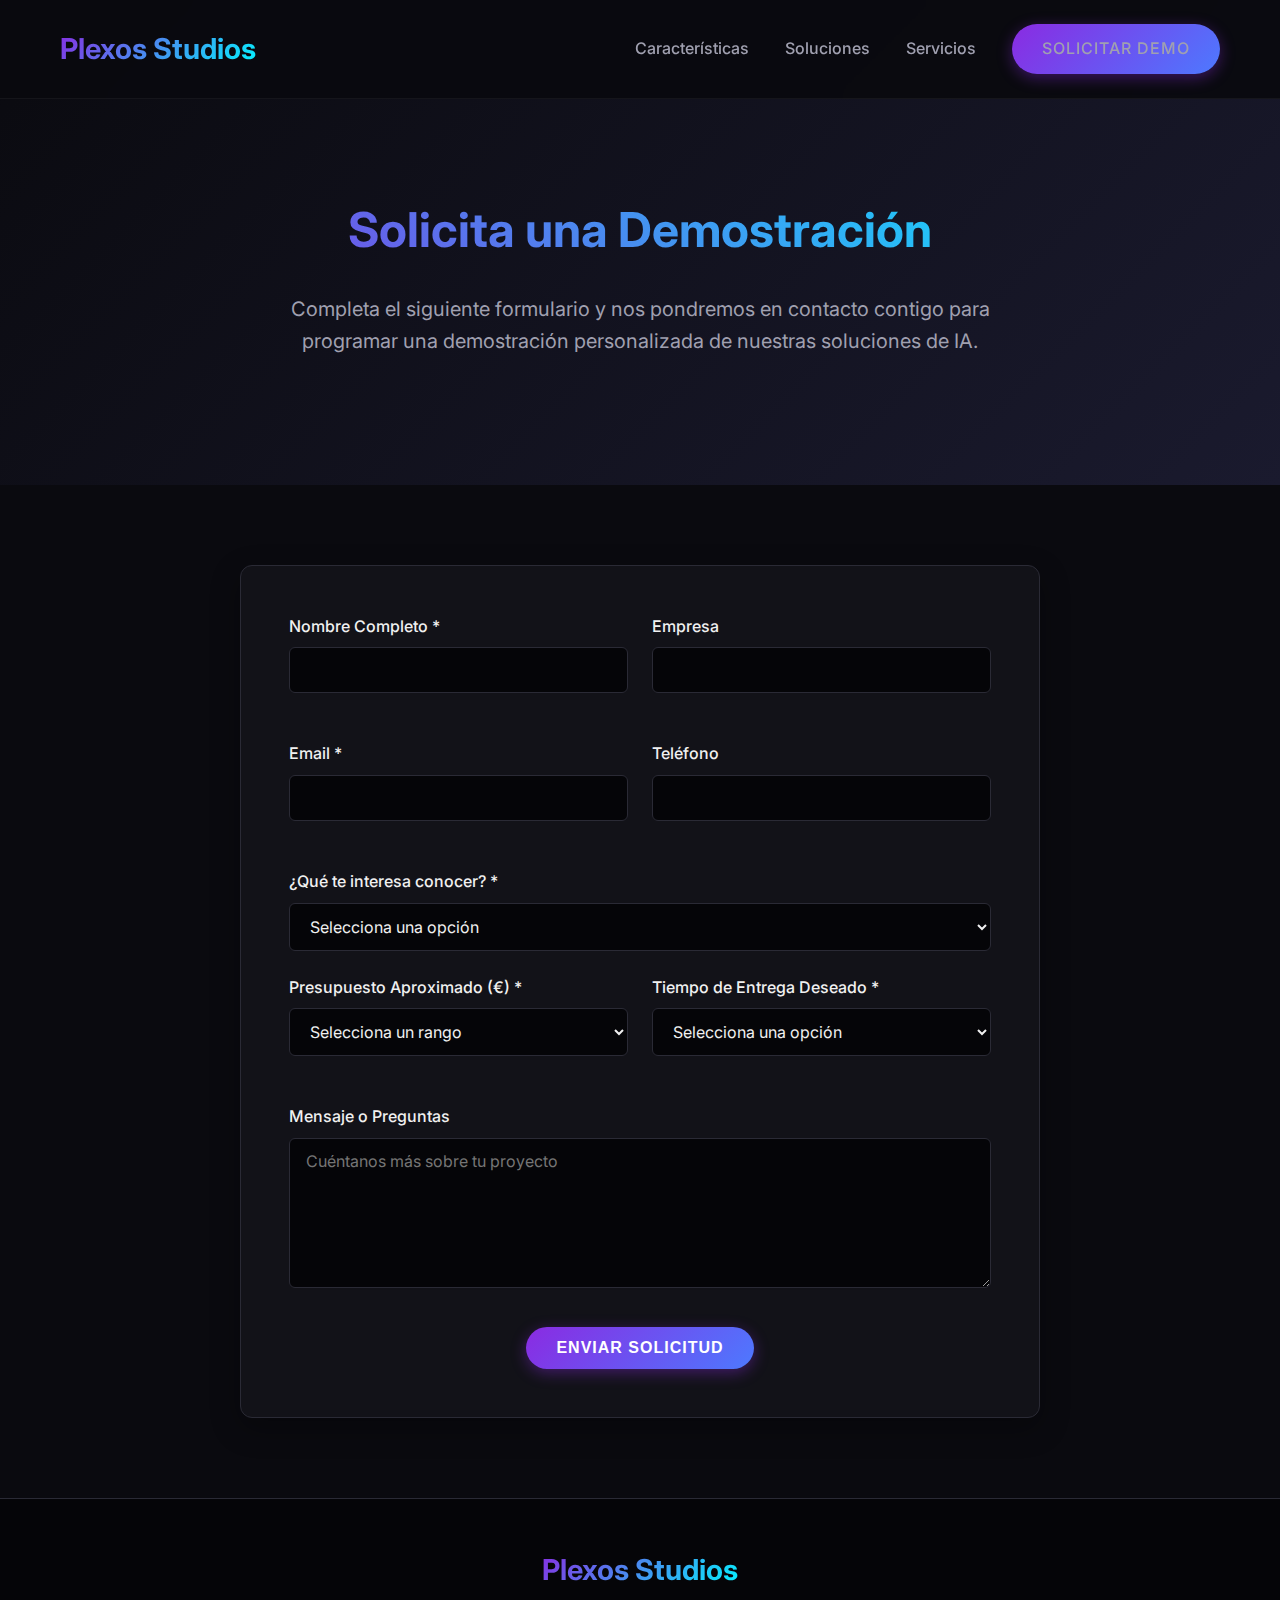
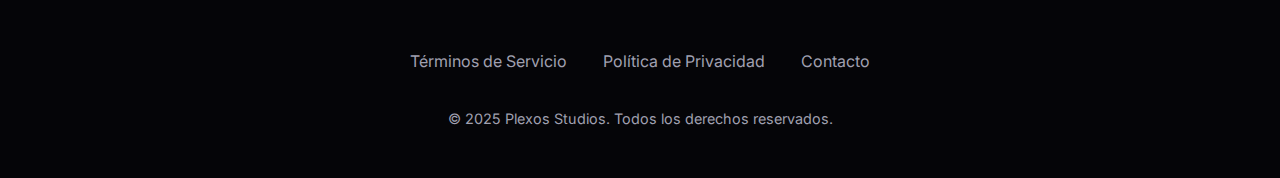
<file: consultation.html>
<!DOCTYPE html>
<html lang="es">
<head>
    <meta charset="UTF-8">
    <meta name="viewport" content="width=device-width, initial-scale=1.0">
    <title>Solicitar Demostración - Plexos Studios</title>
    <link rel="stylesheet" href="https://cdnjs.cloudflare.com/ajax/libs/font-awesome/6.0.0/css/all.min.css">
    <link href="https://fonts.googleapis.com/css2?family=Inter:wght@300;400;500;600;700&display=swap" rel="stylesheet">
    <style>
        :root {
            --dark-bg: #0a0a0f;
            --darker-bg: #050508;
            --card-bg: #121218;
            --accent-purple: #8a2be2;
            --accent-cyan: #00f7ff;
            --accent-blue: #4d79ff;
            --text-light: #f0f0f0;
            --text-muted: #a0a0b0;
            --border-color: #2a2a35;
            --gradient-primary: linear-gradient(135deg, var(--accent-purple), var(--accent-blue));
        }

        * {
            margin: 0;
            padding: 0;
            box-sizing: border-box;
        }

        body {
            font-family: 'Inter', sans-serif;
            background-color: var(--dark-bg);
            color: var(--text-light);
            line-height: 1.6;
        }

        .container {
            width: 100%;
            max-width: 1200px;
            margin: 0 auto;
            padding: 0 20px;
        }

        /* Navigation */
        .navbar {
            position: fixed;
            top: 0;
            width: 100%;
            background: rgba(10, 10, 15, 0.95);
            backdrop-filter: blur(10px);
            padding: 1.5rem 0;
            z-index: 1000;
            border-bottom: 1px solid rgba(255, 255, 255, 0.05);
        }

        .navbar .container {
            display: flex;
            justify-content: space-between;
            align-items: center;
        }

        .logo {
            font-size: 1.8rem;
            font-weight: 700;
            background: linear-gradient(135deg, var(--accent-purple), var(--accent-cyan));
            -webkit-background-clip: text;
            -webkit-text-fill-color: transparent;
            background-clip: text;
            text-decoration: none;
        }

        .nav-links a {
            color: var(--text-muted);
            text-decoration: none;
            margin-left: 2rem;
            font-weight: 500;
            transition: all 0.3s ease;
        }

        .nav-links a:hover, .nav-links a.active {
            color: var(--accent-cyan);
        }

        .btn {
            display: inline-block;
            padding: 12px 30px;
            border-radius: 50px;
            font-weight: 600;
            text-align: center;
            cursor: pointer;
            transition: all 0.3s ease;
            border: none;
            font-size: 1rem;
            text-transform: uppercase;
            letter-spacing: 1px;
            text-decoration: none;
        }

        .btn-primary {
            background: var(--gradient-primary);
            color: white;
            box-shadow: 0 4px 15px rgba(138, 43, 226, 0.4);
        }

        .btn-primary:hover {
            transform: translateY(-3px);
            box-shadow: 0 6px 20px rgba(138, 43, 226, 0.6);
        }

        /* Hero Section */
        .hero {
            padding: 12rem 0 5rem;
            background: linear-gradient(135deg, #0a0a0f 0%, #1a1a2e 100%);
            text-align: center;
        }

        .hero h1 {
            font-size: 3rem;
            margin-bottom: 1.5rem;
            background: linear-gradient(45deg, var(--accent-purple), var(--accent-cyan));
            -webkit-background-clip: text;
            -webkit-text-fill-color: transparent;
            background-clip: text;
        }

        .hero p {
            font-size: 1.25rem;
            color: var(--text-muted);
            max-width: 700px;
            margin: 0 auto 3rem;
        }

        /* Form Section */
        .form-section {
            padding: 5rem 0;
        }

        .form-container {
            background: var(--card-bg);
            border-radius: 12px;
            padding: 3rem;
            max-width: 800px;
            margin: 0 auto;
            border: 1px solid var(--border-color);
            box-shadow: 0 10px 30px rgba(0, 0, 0, 0.3);
        }

        .form-group {
            margin-bottom: 1.5rem;
        }

        .form-group label {
            display: block;
            margin-bottom: 0.5rem;
            font-weight: 500;
            color: var(--text-light);
        }

        .form-control {
            width: 100%;
            padding: 12px 16px;
            background: var(--darker-bg);
            border: 1px solid var(--border-color);
            border-radius: 6px;
            color: var(--text-light);
            font-family: 'Inter', sans-serif;
            font-size: 1rem;
            transition: all 0.3s ease;
        }

        .form-control:focus {
            outline: none;
            border-color: var(--accent-purple);
            box-shadow: 0 0 0 2px rgba(138, 43, 226, 0.2);
        }

        textarea.form-control {
            min-height: 150px;
            resize: vertical;
        }

        .form-footer {
            margin-top: 2rem;
            text-align: center;
        }

        /* Footer */
        .footer {
            background: var(--darker-bg);
            padding: 3rem 0;
            text-align: center;
            border-top: 1px solid var(--border-color);
        }

        .footer-logo {
            font-size: 1.8rem;
            font-weight: 700;
            background: linear-gradient(135deg, var(--accent-purple), var(--accent-cyan));
            -webkit-background-clip: text;
            -webkit-text-fill-color: transparent;
            background-clip: text;
            display: inline-block;
            margin-bottom: 1.5rem;
        }

        .footer-links {
            margin: 2rem 0;
        }

        .footer-links a {
            color: var(--text-muted);
            text-decoration: none;
            margin: 0 1rem;
            transition: color 0.3s ease;
        }

        .footer-links a:hover {
            color: var(--accent-cyan);
        }

        .copyright {
            color: var(--text-muted);
            font-size: 0.9rem;
            margin-top: 2rem;
        }

        /* Responsive */
        @media (max-width: 768px) {
            .form-container {
                padding: 2rem;
            }

            .hero h1 {
                font-size: 2.2rem;
            }

            .hero p {
                font-size: 1.1rem;
            }

            .nav-links {
                display: none;
            }
        }
    </style>
</head>
<body>
    <!-- Navigation -->
    <nav class="navbar">
        <div class="container">
            <a href="plexos-landing.html" class="logo">Plexos <span>Studios</span></a>
            <div class="nav-links">
                <a href="plexos-landing.html#features">Características</a>
                <a href="plexos-landing.html#solutions">Soluciones</a>
                <a href="services.html">Servicios</a>
                <a href="consultation.html" class="btn btn-primary">Solicitar Demo</a>
            </div>
        </div>
    </nav>

    <!-- Hero Section -->
    <section class="hero">
        <div class="container">
            <h1>Solicita una Demostración</h1>
            <p>Completa el siguiente formulario y nos pondremos en contacto contigo para programar una demostración personalizada de nuestras soluciones de IA.</p>
        </div>
    </section>

    <!-- Form Section -->
    <section class="form-section">
        <div class="container">
            <div class="form-container">
                <form id="consultationForm" action="procesar.php" method="POST">
                    <div class="form-row" style="display: flex; gap: 1.5rem; margin-bottom: 1.5rem;">
                        <div class="form-group" style="flex: 1;">
                            <label for="name">Nombre Completo *</label>
                            <input type="text" id="name" name="name" class="form-control" required>
                        </div>
                        <div class="form-group" style="flex: 1;">
                            <label for="company">Empresa</label>
                            <input type="text" id="company" name="company" class="form-control">
                        </div>
                    </div>

                    <div class="form-row" style="display: flex; gap: 1.5rem; margin-bottom: 1.5rem;">
                        <div class="form-group" style="flex: 1;">
                            <label for="email">Email *</label>
                            <input type="email" id="email" name="email" class="form-control" required>
                        </div>
                        <div class="form-group" style="flex: 1;">
                            <label for="phone">Teléfono</label>
                            <input type="tel" id="phone" name="phone" class="form-control">
                        </div>
                    </div>

                    <div class="form-group">
                        <label for="interests">¿Qué te interesa conocer? *</label>
                        <select id="interests" name="interests" class="form-control" required>
                            <option value="" disabled selected>Selecciona una opción</option>
                            <option value="chatbots">Chatbots Inteligentes</option>
                            <option value="automation">Automatización de Procesos</option>
                            <option value="analytics">Análisis Predictivo</option>
                            <option value="custom">Solución Personalizada</option>
                            <option value="other">Otro</option>
                        </select>
                    </div>

                    <div class="form-row" style="display: flex; gap: 1.5rem; margin-bottom: 1.5rem;">
                        <div class="form-group" style="flex: 1;">
                            <label for="budget">Presupuesto Aproximado (€) *</label>
                            <select id="budget" name="budget" class="form-control" required>
                                <option value="" disabled selected>Selecciona un rango</option>
                                <option value="200-400">200€ - 400€</option>
                                <option value="400-600">400€ - 600€</option>
                                <option value="600-800">600€ - 800€</option>
                                <option value="800-1000">800€ - 1.000€</option>
                                <option value="custom">Personalizado (especificar abajo)</option>
                            </select>
                        </div>
                        <div class="form-group" style="flex: 1;">
                            <label for="timeline">Tiempo de Entrega Deseado *</label>
                            <select id="timeline" name="timeline" class="form-control" required>
                                <option value="" disabled selected>Selecciona una opción</option>
                                <option value="5days">5 días</option>
                                <option value="1week">1 semana</option>
                                <option value="2weeks">2 semanas</option>
                                <option value="3weeks">3 semanas</option>
                                <option value="1month">1 mes</option>
                                <option value="custom">Personalizado (especificar abajo)</option>
                            </select>
                        </div>
                    </div>

                    <div class="form-group" id="customBudgetContainer" style="display: none;">
                        <label for="customBudget">Especifica tu presupuesto personalizado (€)</label>
                        <input type="number" id="customBudget" class="form-control" placeholder="Ej: 350" min="200" max="1000">
                    </div>

                    <div class="form-group" id="customTimelineContainer" style="display: none;">
                        <label for="customTimeline">Especifica tu tiempo de entrega personalizado</label>
                        <input type="text" id="custom_budget" name="custom_budget" class="form-control" style="margin-top: 0.5rem; display: none;" placeholder="Especifica tu presupuesto">
                    </div>

                    <div class="form-group">
                        <label for="message">Mensaje o Preguntas</label>
                        <textarea id="message" name="message" class="form-control" rows="5" placeholder="Cuéntanos más sobre tu proyecto" required></textarea>
                    </div>

                    <div class="form-footer">
                        <button type="submit" class="btn btn-primary">Enviar Solicitud</button>
                    </div>
                </form>
            </div>
        </div>
    </section>

    <script>
        // Mostrar/ocultar campo de presupuesto personalizado
        document.getElementById('budget').addEventListener('change', function() {
            const customBudget = document.getElementById('custom_budget');
            customBudget.style.display = this.value === 'custom' ? 'block' : 'none';
            if (this.value !== 'custom') customBudget.value = '';
        });

        // Mostrar/ocultar campo de plazo personalizado
        document.getElementById('timeline').addEventListener('change', function() {
            const customTimeline = document.getElementById('custom_timeline');
            customTimeline.style.display = this.value === 'custom' ? 'block' : 'none';
            if (this.value !== 'custom') customTimeline.value = '';
        });
    </script>

    <!-- Footer -->
    <footer class="footer">
        <div class="container">
            <div class="footer-logo">Plexos <span>Studios</span></div>
            <div class="footer-links">
                <a href="#">Términos de Servicio</a>
                <a href="#">Política de Privacidad</a>
                <a href="#">Contacto</a>
            </div>
            <div class="copyright">
                &copy; 2025 Plexos Studios. Todos los derechos reservados.
            </div>
        </div>
    </footer>

    <script>
        // Mostrar/ocultar campos personalizados
        document.getElementById('budget').addEventListener('change', function() {
            const customBudgetContainer = document.getElementById('customBudgetContainer');
            if (this.value === 'custom') {
                customBudgetContainer.style.display = 'block';
                document.getElementById('customBudget').setAttribute('required', 'required');
            } else {
                customBudgetContainer.style.display = 'none';
                document.getElementById('customBudget').removeAttribute('required');
            }
        });

        document.getElementById('timeline').addEventListener('change', function() {
            const customTimelineContainer = document.getElementById('customTimelineContainer');
            if (this.value === 'custom') {
                customTimelineContainer.style.display = 'block';
                document.getElementById('customTimeline').setAttribute('required', 'required');
            } else {
                customTimelineContainer.style.display = 'none';
                document.getElementById('customTimeline').removeAttribute('required');
            }
        });

        document.getElementById('consultationForm').addEventListener('submit', function(e) {
            e.preventDefault();
            
            // Aquí puedes agregar el código para enviar el formulario
            alert('¡Gracias por tu interés! Nos pondremos en contacto contigo pronto.');
            this.reset();
            
            // Ocultar los campos personalizados después de enviar
            document.getElementById('customBudgetContainer').style.display = 'none';
            document.getElementById('customTimelineContainer').style.display = 'none';
        });
    </script>
</body>
</html>
</file>
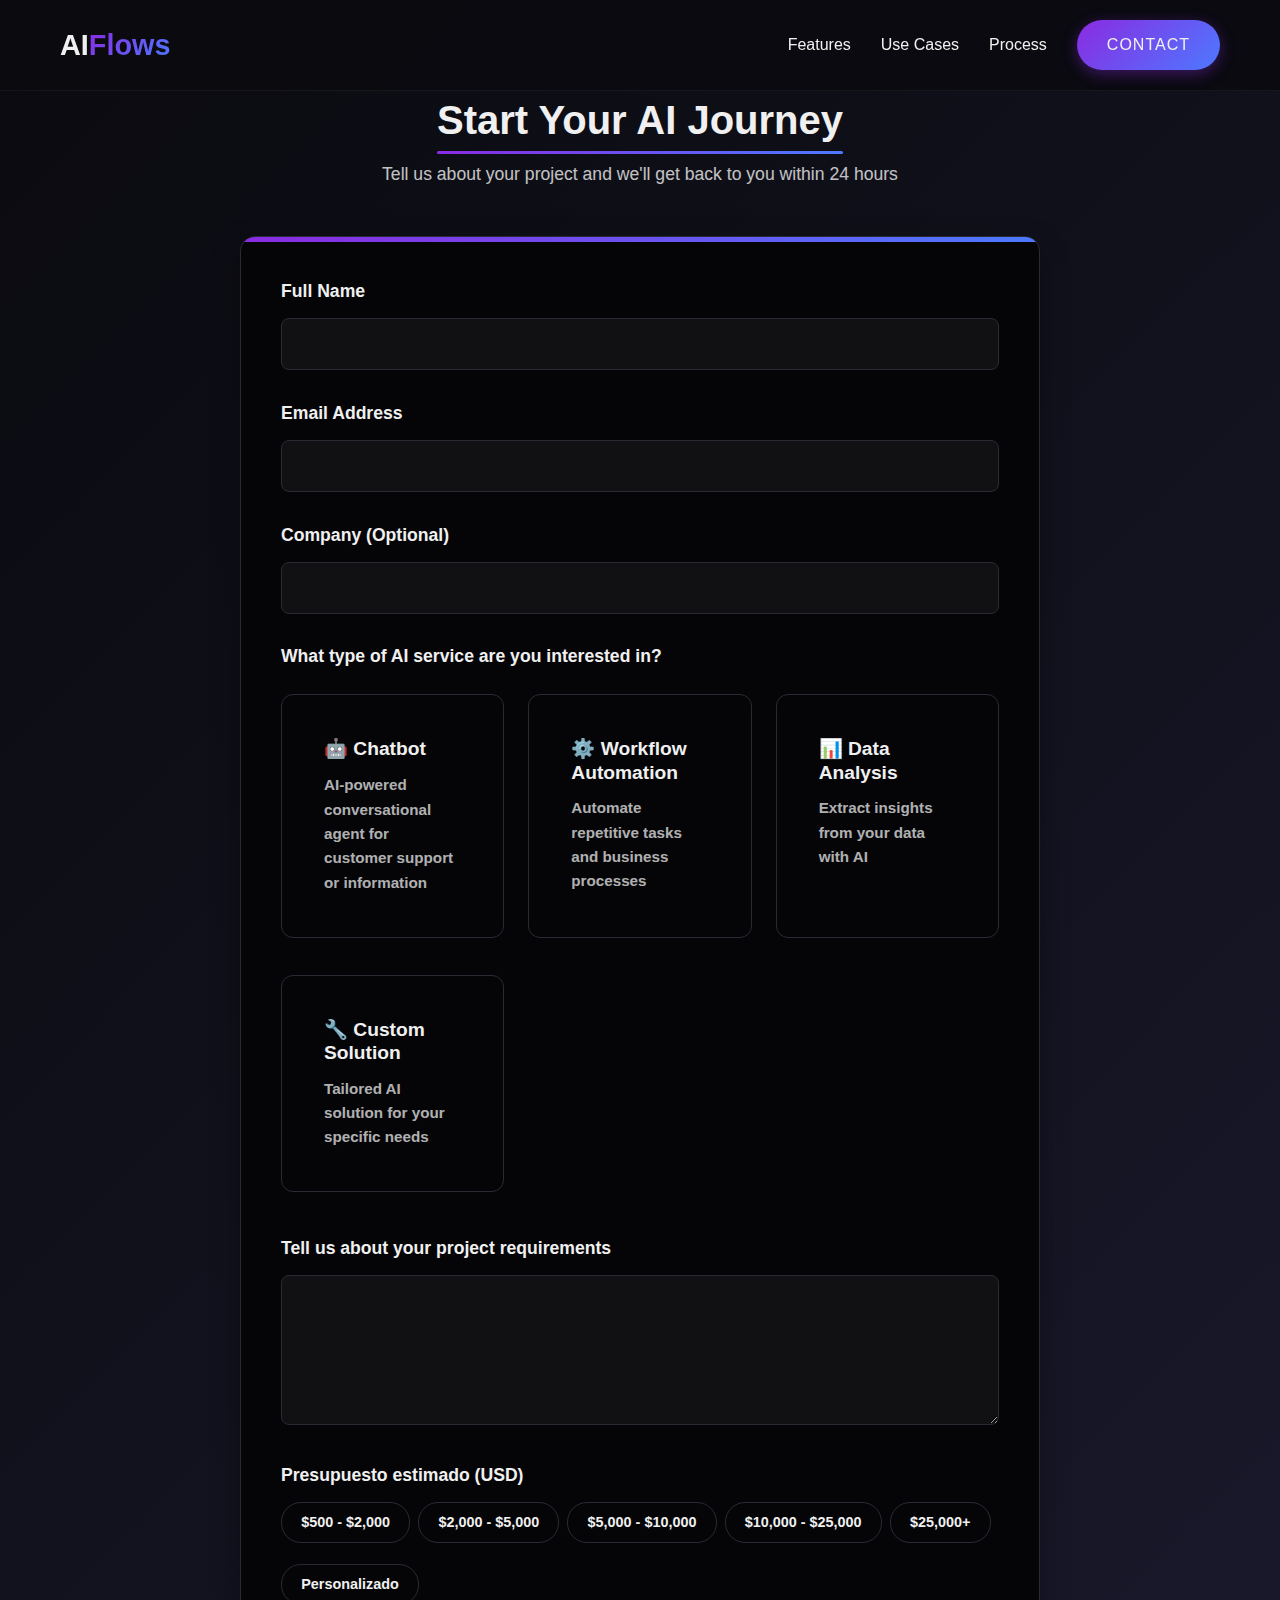
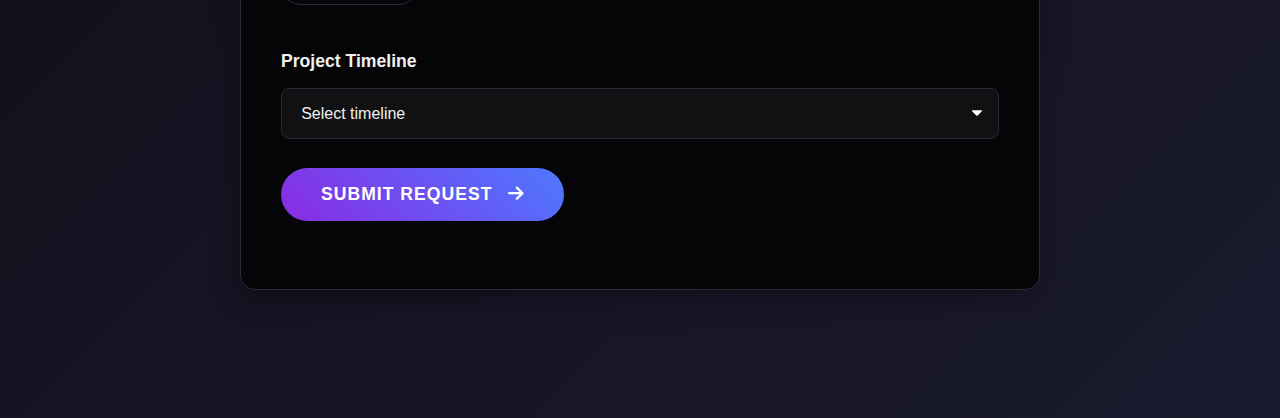
<file: contact.html>
<!DOCTYPE html>
<html lang="en">
<head>
    <meta charset="UTF-8">
    <meta name="viewport" content="width=device-width, initial-scale=1.0">
    <title>Get Started - AI Agent & Workflow Automation</title>
    <link rel="stylesheet" href="css/styles.css">
    <link rel="stylesheet" href="https://cdnjs.cloudflare.com/ajax/libs/font-awesome/6.0.0/css/all.min.css">
    <style>
        .section {
            padding: 6rem 0;
            position: relative;
            overflow: hidden;
        }

        .section-title {
            font-size: 2.5rem;
            text-align: center;
            margin-bottom: 1rem;
            color: var(--light);
            position: relative;
            display: inline-block;
            left: 50%;
            transform: translateX(-50%);
        }

        .section-title:after {
            content: '';
            position: absolute;
            bottom: -10px;
            left: 0;
            width: 100%;
            height: 3px;
            background: linear-gradient(90deg, var(--primary), var(--accent));
            border-radius: 3px;
        }

        .section-subtitle {
            text-align: center;
            color: var(--light);
            opacity: 0.8;
            max-width: 700px;
            margin: 0 auto 3rem;
            font-size: 1.1rem;
            line-height: 1.6;
        }

        .contact-form {
            max-width: 800px;
            margin: 2rem auto;
            padding: 2.5rem;
            background: var(--darker);
            border-radius: 15px;
            box-shadow: 0 10px 30px rgba(0, 0, 0, 0.3);
            border: 1px solid var(--gray);
            position: relative;
            overflow: hidden;
        }

        .contact-form:before {
            content: '';
            position: absolute;
            top: 0;
            left: 0;
            width: 100%;
            height: 5px;
            background: linear-gradient(90deg, var(--primary), var(--accent));
        }

        .form-group {
            margin-bottom: 1.8rem;
            position: relative;
        }

        .form-group label {
            display: block;
            margin-bottom: 0.8rem;
            font-weight: 600;
            color: var(--light);
            font-size: 1.1rem;
        }

        .form-control {
            width: 100%;
            padding: 1rem 1.2rem;
            background: rgba(255, 255, 255, 0.05);
            border: 1px solid var(--gray);
            border-radius: 8px;
            font-size: 1rem;
            color: var(--light);
            transition: all 0.3s ease;
            font-family: inherit;
        }

        .form-control:focus {
            outline: none;
            border-color: var(--primary);
            box-shadow: 0 0 0 2px rgba(138, 43, 226, 0.3);
        }

        textarea.form-control {
            min-height: 150px;
            resize: vertical;
        }

        .btn-submit {
            background: linear-gradient(45deg, var(--primary), var(--accent));
            color: white;
            border: none;
            padding: 1rem 2.5rem;
            font-size: 1.1rem;
            border-radius: 50px;
            cursor: pointer;
            transition: all 0.3s ease;
            font-weight: 600;
            display: inline-block;
            text-transform: uppercase;
            letter-spacing: 1px;
            position: relative;
            overflow: hidden;
            z-index: 1;
        }

        .btn-submit:before {
            content: '';
            position: absolute;
            top: 0;
            left: 0;
            width: 0;
            height: 100%;
            background: linear-gradient(45deg, var(--accent), var(--primary));
            transition: all 0.5s ease;
            z-index: -1;
        }

        .btn-submit:hover:before {
            width: 100%;
        }

        .btn-submit:hover {
            transform: translateY(-3px);
            box-shadow: 0 10px 20px rgba(0, 0, 0, 0.3);
        }

        .service-options {
            display: grid;
            grid-template-columns: repeat(auto-fill, minmax(220px, 1fr));
            gap: 1.5rem;
            margin: 1.5rem 0;
        }

        .service-option {
            background: var(--darker);
            border: 1px solid var(--gray);
            border-radius: 12px;
            padding: 1.5rem;
            cursor: pointer;
            transition: all 0.3s ease;
            position: relative;
            overflow: hidden;
        }

        .service-option:before {
            content: '';
            position: absolute;
            top: 0;
            left: 0;
            width: 100%;
            height: 4px;
            background: var(--primary);
            transform: scaleX(0);
            transition: transform 0.3s ease;
        }

        .service-option:hover {
            transform: translateY(-5px);
            box-shadow: 0 10px 30px rgba(0, 0, 0, 0.2);
            border-color: var(--primary);
        }

        .service-option:hover:before {
            transform: scaleX(1);
        }

        .service-option input[type="radio"] {
            display: none;
        }

        .service-option input[type="radio"]:checked + .service-content {
            border-color: var(--primary);
            background: rgba(138, 43, 226, 0.1);
        }

        .service-content {
            padding: 1rem;
            border-radius: 8px;
            border: 2px solid transparent;
            transition: all 0.3s ease;
            height: 100%;
        }

        .service-option h4 {
            margin: 0 0 0.8rem 0;
            color: var(--light);
            font-size: 1.2rem;
            display: flex;
            align-items: center;
            gap: 0.5rem;
        }

        .service-option p {
            margin: 0;
            color: rgba(255, 255, 255, 0.7);
            font-size: 0.95rem;
            line-height: 1.6;
        }

        select.form-control {
            -webkit-appearance: none;
            -moz-appearance: none;
            appearance: none;
            background-image: url("data:image/svg+xml;charset=US-ASCII,%3Csvg%20xmlns%3D%22http%3A%2F%2Fwww.w3.org%2F2000%2Fsvg%22%20width%3D%22292.4%22%20height%3D%22292.4%22%3E%3Cpath%20fill%3D%22%23FFFFFF%22%20d%3D%22M287%2069.4a17.6%2017.6%200%200%200-13-5.4H18.4c-5%200-9.3%201.8-12.9%205.4A17.6%2017.6%200%200%200%200%2082.2c0%205%201.8%209.3%205.4%2012.9l128%20127.9c3.6%203.6%207.8%205.4%2012.8%205.4s9.2-1.8%2012.8-5.4L287%2095c3.5-3.5%205.4-7.8%205.4-12.8%200-5-1.9-9.2-5.5-12.8z%22%2F%3E%3C%2Fsvg%3E");
            background-repeat: no-repeat;
            background-position: right 1rem top 50%;
            background-size: 0.65em auto;
            padding-right: 2.5rem;
        }

        @media (max-width: 768px) {
            .service-options {
                grid-template-columns: 1fr;
            }
            
            .section {
                padding: 4rem 0;
            }
            
            .section-title {
                font-size: 2rem;
            }
        }
    </style>
</head>
<body>
    <!-- Navigation -->
    <nav class="navbar">
        <div class="container">
            <div class="logo">AI<span>Flows</span></div>
            <div class="nav-links">
                <a href="index.html#features">Features</a>
                <a href="index.html#use-cases">Use Cases</a>
                <a href="index.html#process">Process</a>
                <a href="index.html#contact" class="btn btn-primary">Contact</a>
            </div>
        </div>
    </nav>

    <!-- Contact Form Section -->
    <section class="section" style="background: linear-gradient(135deg, #0a0a0f 0%, #1a1a2e 100%);">
        <div class="container">
            <h1 class="section-title">Start Your AI Journey</h1>
            <p class="section-subtitle">Tell us about your project and we'll get back to you within 24 hours</p>
            
            <form class="contact-form" id="contactForm">
                <div class="form-group">
                    <label for="name">Full Name</label>
                    <input type="text" id="name" name="name" class="form-control" required>
                </div>

                <div class="form-group">
                    <label for="email">Email Address</label>
                    <input type="email" id="email" name="email" class="form-control" required>
                </div>

                <div class="form-group">
                    <label for="company">Company (Optional)</label>
                    <input type="text" id="company" name="company" class="form-control">
                </div>

                <div class="form-group">
                    <label>What type of AI service are you interested in?</label>
                    <div class="service-options">
                        <label class="service-option">
                            <input type="radio" name="service" value="chatbot" required>
                            <div class="service-content">
                                <h4>🤖 Chatbot</h4>
                                <p>AI-powered conversational agent for customer support or information</p>
                            </div>
                        </label>
                        
                        <label class="service-option">
                            <input type="radio" name="service" value="workflow">
                            <div class="service-content">
                                <h4>⚙️ Workflow Automation</h4>
                                <p>Automate repetitive tasks and business processes</p>
                            </div>
                        </label>
                        
                        <label class="service-option">
                            <input type="radio" name="service" value="data-analysis">
                            <div class="service-content">
                                <h4>📊 Data Analysis</h4>
                                <p>Extract insights from your data with AI</p>
                            </div>
                        </label>
                        
                        <label class="service-option">
                            <input type="radio" name="service" value="custom">
                            <div class="service-content">
                                <h4>🔧 Custom Solution</h4>
                                <p>Tailored AI solution for your specific needs</p>
                            </div>
                        </label>
                    </div>
                </div>

                <div class="form-group">
                    <label for="requirements">Tell us about your project requirements</label>
                    <textarea id="requirements" name="requirements" class="form-control" required></textarea>
                </div>

                <div class="form-group">
                    <label for="budget">Presupuesto estimado (USD)</label>
                    <div class="budget-options" style="margin-bottom: 1rem;">
                        <div class="budget-option-group" style="display: flex; flex-wrap: wrap; gap: 0.5rem; margin-bottom: 0.5rem;">
                            <input type="radio" id="budget1" name="budget" value="500-2000" class="budget-radio" style="display: none;">
                            <label for="budget1" class="budget-label" style="background: var(--darker); border: 1px solid var(--gray); border-radius: 20px; padding: 0.5rem 1.2rem; cursor: pointer; transition: all 0.3s ease; font-size: 0.9rem;">
                                $500 - $2,000
                            </label>
                            
                            <input type="radio" id="budget2" name="budget" value="2000-5000" class="budget-radio" style="display: none;">
                            <label for="budget2" class="budget-label" style="background: var(--darker); border: 1px solid var(--gray); border-radius: 20px; padding: 0.5rem 1.2rem; cursor: pointer; transition: all 0.3s ease; font-size: 0.9rem;">
                                $2,000 - $5,000
                            </label>
                            
                            <input type="radio" id="budget3" name="budget" value="5000-10000" class="budget-radio" style="display: none;">
                            <label for="budget3" class="budget-label" style="background: var(--darker); border: 1px solid var(--gray); border-radius: 20px; padding: 0.5rem 1.2rem; cursor: pointer; transition: all 0.3s ease; font-size: 0.9rem;">
                                $5,000 - $10,000
                            </label>
                            
                            <input type="radio" id="budget4" name="budget" value="10000-25000" class="budget-radio" style="display: none;">
                            <label for="budget4" class="budget-label" style="background: var(--darker); border: 1px solid var(--gray); border-radius: 20px; padding: 0.5rem 1.2rem; cursor: pointer; transition: all 0.3s ease; font-size: 0.9rem;">
                                $10,000 - $25,000
                            </label>
                            
                            <input type="radio" id="budget5" name="budget" value="25000+" class="budget-radio" style="display: none;">
                            <label for="budget5" class="budget-label" style="background: var(--darker); border: 1px solid var(--gray); border-radius: 20px; padding: 0.5rem 1.2rem; cursor: pointer; transition: all 0.3s ease; font-size: 0.9rem;">
                                $25,000+
                            </label>
                            
                            <input type="radio" id="budget-custom" name="budget" value="custom" class="budget-radio" style="display: none;">
                            <label for="budget-custom" class="budget-label" style="background: var(--darker); border: 1px solid var(--gray); border-radius: 20px; padding: 0.5rem 1.2rem; cursor: pointer; transition: all 0.3s ease; font-size: 0.9rem;">
                                Personalizado
                            </label>
                        </div>
                    </div>
                    
                    <div id="custom-budget-container" style="display: none; margin-top: 1rem;
                    ">
                        <div style="display: flex; align-items: center; gap: 1rem;">
                            <span style="color: var(--light);">$</span>
                            <input type="number" id="custom-budget" name="custom-budget" class="form-control" style="flex: 1;" placeholder="Ingresa tu presupuesto">
                            <select id="budget-frequency" name="budget-frequency" class="form-control" style="flex: 0 0 150px;">
                                <option value="one-time">Pago único</option>
                                <option value="monthly">Mensual</option>
                                <option value="quarterly">Trimestral</option>
                                <option value="yearly">Anual</option>
                            </select>
                        </div>
                        <p style="color: rgba(255, 255, 255, 0.6); font-size: 0.85rem; margin-top: 0.5rem;">
                            Indica el monto que tienes contemplado para este proyecto.
                        </p>
                    </div>
                </div>
                
                <script>
                    // Mostrar/ocultar campo de presupuesto personalizado
                    document.querySelectorAll('.budget-radio').forEach(radio => {
                        radio.addEventListener('change', function() {
                            const customContainer = document.getElementById('custom-budget-container');
                            if (this.value === 'custom') {
                                customContainer.style.display = 'block';
                                document.getElementById('custom-budget').setAttribute('required', 'required');
                            } else {
                                customContainer.style.display = 'none';
                                document.getElementById('custom-budget').removeAttribute('required');
                            }
                        });
                    });
                    
                    // Actualizar el valor del presupuesto personalizado
                    document.getElementById('custom-budget').addEventListener('input', function() {
                        const customRadio = document.getElementById('budget-custom');
                        customRadio.value = 'custom-' + this.value;
                    });
                    
                    // Actualizar el formulario antes de enviar
                    document.getElementById('contactForm').addEventListener('submit', function(e) {
                        const customBudget = document.getElementById('custom-budget');
                        const customRadio = document.getElementById('budget-custom');
                        
                        if (customRadio.checked && customBudget.value) {
                            const frequency = document.getElementById('budget-frequency').value;
                            customRadio.value = `custom-${customBudget.value}-${frequency}`;
                        }
                        
                        // Aquí puedes agregar más lógica de validación si es necesario
                    });
                </script>

                <div class="form-group">
                    <label for="timeline">Project Timeline</label>
                    <select id="timeline" name="timeline" class="form-control" required>
                        <option value="">Select timeline</option>
                        <option value="asap">ASAP</option>
                        <option value="1-3">1-3 months</option>
                        <option value="3-6">3-6 months</option>
                        <option value="6+">6+ months</option>
                        <option value="flexible">Flexible</option>
                    </select>
                </div>

                <div class="form-group">
                    <button type="submit" class="btn-submit">
                        <span>Submit Request</span>
                        <i class="fas fa-arrow-right" style="margin-left: 10px;"></i>
                    </button>
                </div>
            </form>
        </div>
    </section>

    <script>
        document.getElementById('contactForm').addEventListener('submit', function(e) {
            e.preventDefault();
            
            // Aquí puedes agregar el código para manejar el envío del formulario
            // Por ejemplo, enviar los datos a un servidor o mostrar un mensaje de confirmación
            
            alert('Thank you for your submission! We will get back to you within 24 hours.');
            this.reset();
        });
    </script>
</body>
</html>
</file>
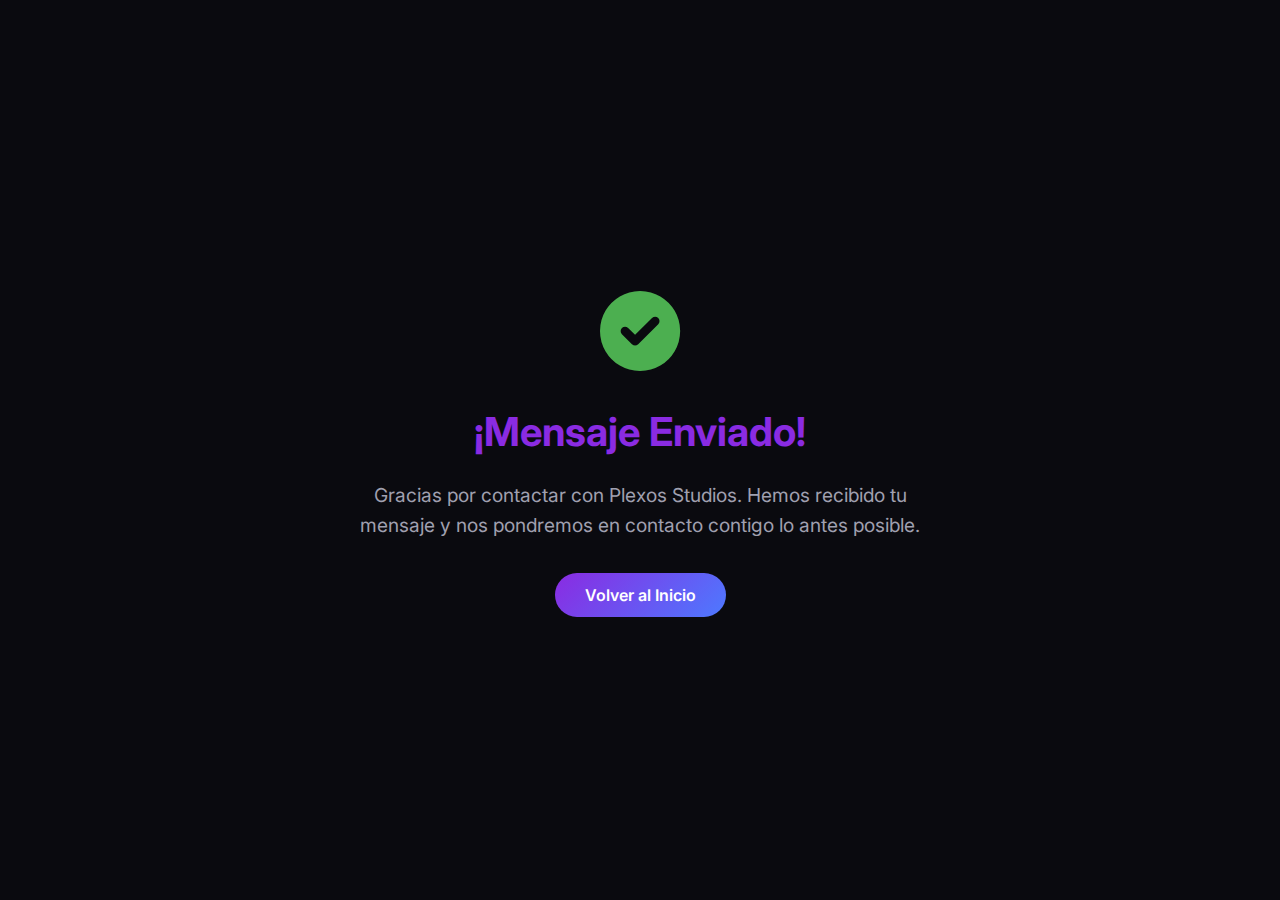
<file: gracias.html>
<!DOCTYPE html>
<html lang="es">
<head>
    <meta charset="UTF-8">
    <meta name="viewport" content="width=device-width, initial-scale=1.0">
    <title>¡Gracias! - Plexos Studios</title>
    <link rel="stylesheet" href="https://cdnjs.cloudflare.com/ajax/libs/font-awesome/6.0.0/css/all.min.css">
    <link href="https://fonts.googleapis.com/css2?family=Inter:wght@300;400;500;600;700&display=swap" rel="stylesheet">
    <style>
        :root {
            --dark: #0a0a0f;
            --primary: #8a2be2;
            --accent: #4d79ff;
            --text-light: #f0f0f0;
            --text-muted: #a0a0b0;
        }
        body {
            font-family: 'Inter', sans-serif;
            background-color: var(--dark);
            color: var(--text-light);
            margin: 0;
            padding: 0;
            display: flex;
            justify-content: center;
            align-items: center;
            height: 100vh;
            text-align: center;
        }
        .container {
            max-width: 600px;
            padding: 2rem;
        }
        h1 {
            color: var(--primary);
            margin-bottom: 1.5rem;
            font-size: 2.5rem;
        }
        p {
            font-size: 1.2rem;
            color: var(--text-muted);
            margin-bottom: 2rem;
            line-height: 1.6;
        }
        .btn {
            display: inline-block;
            padding: 12px 30px;
            background: linear-gradient(135deg, var(--primary), var(--accent));
            color: white;
            text-decoration: none;
            border-radius: 50px;
            font-weight: 600;
            transition: all 0.3s ease;
        }
        .btn:hover {
            transform: translateY(-2px);
            box-shadow: 0 5px 15px rgba(138, 43, 226, 0.4);
        }
        .checkmark {
            font-size: 5rem;
            color: #4CAF50;
            margin-bottom: 1.5rem;
        }
    </style>
</head>
<body>
    <div class="container">
        <div class="checkmark">
            <i class="fas fa-check-circle"></i>
        </div>
        <h1>¡Mensaje Enviado!</h1>
        <p>Gracias por contactar con Plexos Studios. Hemos recibido tu mensaje y nos pondremos en contacto contigo lo antes posible.</p>
        <a href="plexos-landing.html" class="btn">Volver al Inicio</a>
    </div>
</body>
</html>
</file>
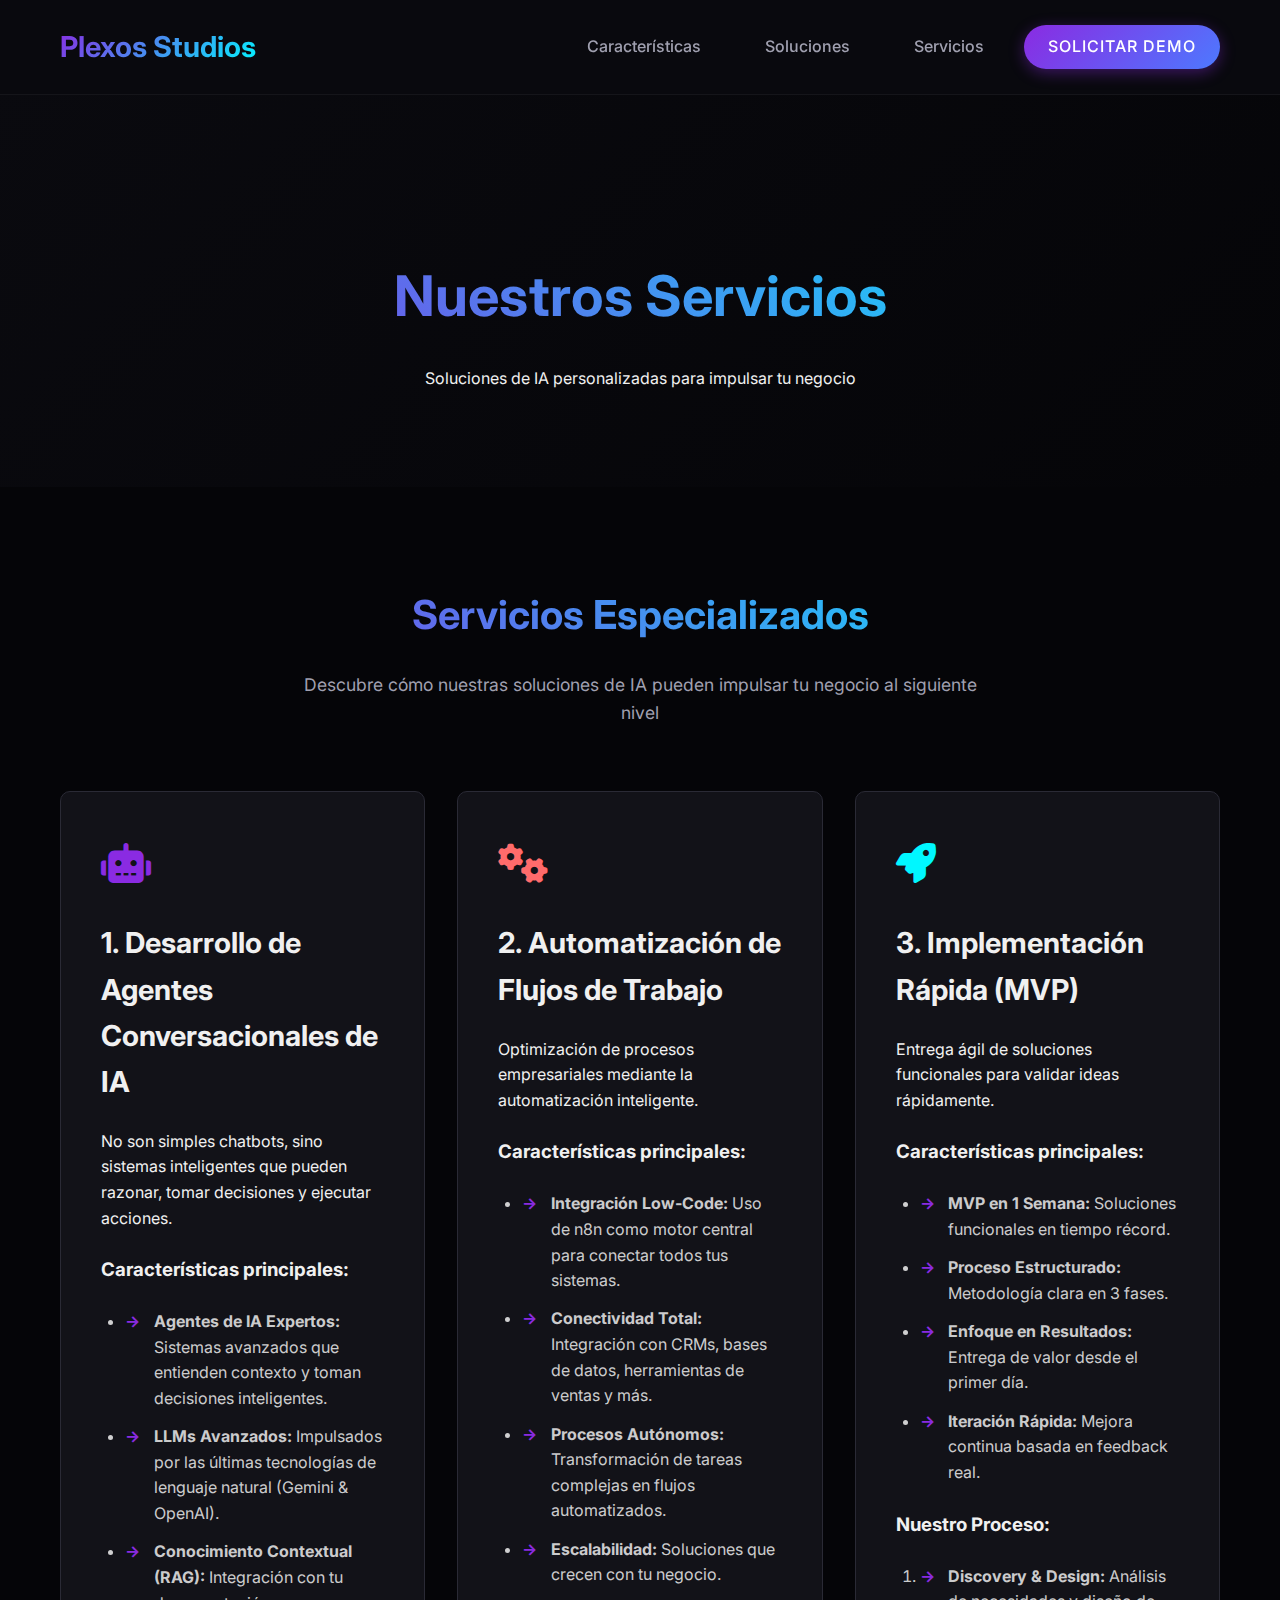
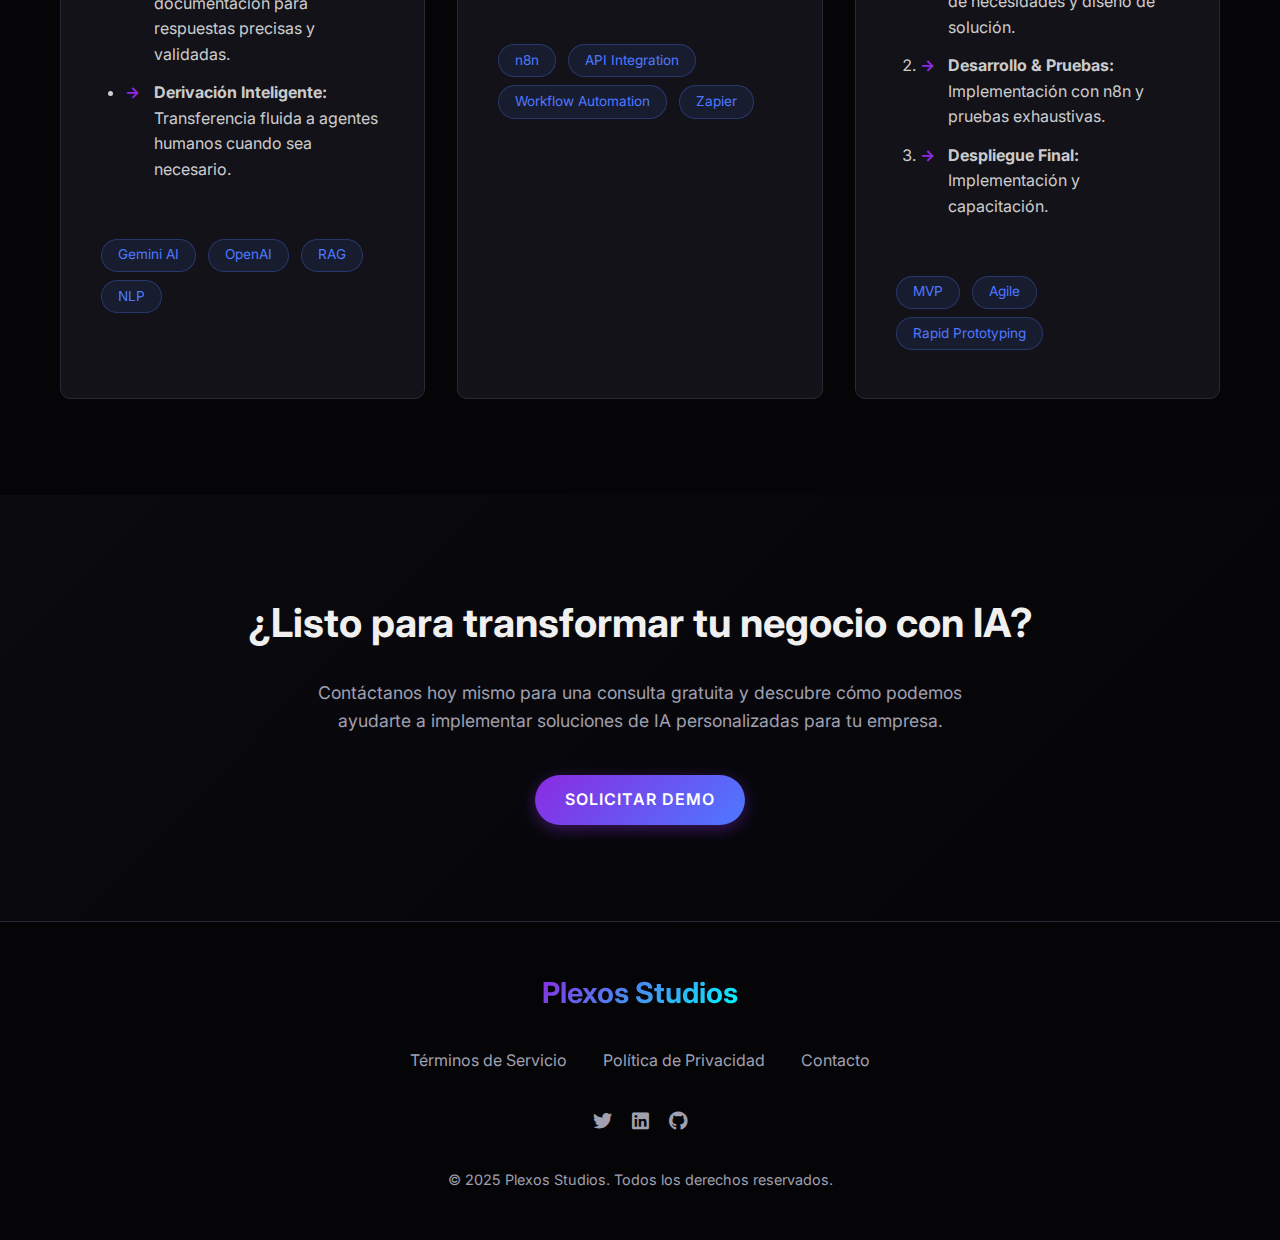
<file: services.html>
<!DOCTYPE html>
<html lang="es">
<head>
    <meta charset="UTF-8">
    <meta name="viewport" content="width=device-width, initial-scale=1.0">
    <title>Nuestros Servicios | Plexos Studios</title>
    <link rel="stylesheet" href="https://cdnjs.cloudflare.com/ajax/libs/font-awesome/6.0.0/css/all.min.css">
    <link href="https://fonts.googleapis.com/css2?family=Inter:wght@300;400;500;600;700&display=swap" rel="stylesheet">
    <style>
        :root {
            --dark: #0a0a0f;
            --darker: #050508;
            --card-bg: #121218;
            --primary: #8a2be2;
            --accent: #4d79ff;
            --accent-cyan: #00f7ff;
            --text-light: #f0f0f0;
            --text-muted: #a0a0b0;
            --border-color: #2a2a35;
            --gradient-primary: linear-gradient(135deg, var(--primary), var(--accent));
            --border-radius: 10px;
            --transition: all 0.3s ease;
        }

        * {
            margin: 0;
            padding: 0;
            box-sizing: border-box;
        }

        body {
            font-family: 'Inter', sans-serif;
            background-color: var(--dark);
            color: var(--text-light);
            line-height: 1.6;
            overflow-x: hidden;
        }

        .container {
            max-width: 1200px;
            margin: 0 auto;
            padding: 0 20px;
            width: 100%;
        }

        /* Navigation */
        .navbar {
            position: fixed;
            top: 0;
            width: 100%;
            background: rgba(10, 10, 15, 0.95);
            backdrop-filter: blur(10px);
            padding: 1.5rem 0;
            z-index: 1000;
            border-bottom: 1px solid rgba(255, 255, 255, 0.05);
        }

        .navbar .container {
            display: flex;
            justify-content: space-between;
            align-items: center;
        }

        .logo {
            font-size: 1.8rem;
            font-weight: 700;
            background: linear-gradient(135deg, var(--primary), var(--accent-cyan));
            -webkit-background-clip: text;
            -webkit-text-fill-color: transparent;
            background-clip: text;
            text-decoration: none;
        }

        .nav-links {
            display: flex;
            align-items: center;
        }

        .nav-links a {
            color: var(--text-muted);
            text-decoration: none;
            margin-left: 2rem;
            font-weight: 500;
            transition: var(--transition);
            padding: 0.5rem 1rem;
            border-radius: 50px;
        }

        .nav-links a:hover {
            color: var(--accent-cyan);
            background: rgba(138, 43, 226, 0.1);
        }

        .nav-links a.btn {
            background: var(--gradient-primary);
            color: white !important;
            margin-left: 1.5rem;
            padding: 0.6rem 1.5rem;
            box-shadow: 0 4px 15px rgba(138, 43, 226, 0.4);
        }

        .nav-links a.btn:hover {
            transform: translateY(-2px);
            box-shadow: 0 6px 20px rgba(138, 43, 226, 0.6);
            background: linear-gradient(135deg, #9b4dff, #5d8cff);
        }

        .btn {
            display: inline-block;
            padding: 12px 30px;
            border-radius: 50px;
            font-weight: 600;
            text-align: center;
            cursor: pointer;
            transition: all 0.3s ease;
            border: none;
            font-size: 1rem;
            text-transform: uppercase;
            letter-spacing: 1px;
            text-decoration: none;
        }

        .btn-primary {
            background: var(--gradient-primary);
            color: white;
            box-shadow: 0 4px 15px rgba(138, 43, 226, 0.4);
        }

        .btn-primary:hover {
            transform: translateY(-3px);
            box-shadow: 0 6px 20px rgba(138, 43, 226, 0.6);
        }

        /* Hero Section */
        .page-hero {
            padding: 12rem 0 6rem;
            text-align: center;
            background: linear-gradient(135deg, var(--dark) 0%, var(--darker) 100%);
            margin-top: 60px;
        }
        
        .page-hero h1 {
            font-size: 3.5rem;
            margin-bottom: 1.5rem;
            background: linear-gradient(45deg, var(--primary), var(--accent-cyan));
            -webkit-background-clip: text;
            -webkit-text-fill-color: transparent;
            background-clip: text;
        }

        .section-title {
            text-align: center;
            font-size: 2.5rem;
            margin-bottom: 1.5rem;
            background: linear-gradient(45deg, var(--primary), var(--accent-cyan));
            -webkit-background-clip: text;
            -webkit-text-fill-color: transparent;
            background-clip: text;
        }

        .section-subtitle {
            text-align: center;
            color: var(--text-muted);
            max-width: 700px;
            margin: 0 auto 4rem;
            font-size: 1.1rem;
        }
        
        .services-section {
            padding: 6rem 0;
            background: var(--darker);
        }
        
        .services-grid {
            display: grid;
            grid-template-columns: repeat(auto-fit, minmax(300px, 1fr));
            gap: 2rem;
            margin-top: 3rem;
        }
        
        .service-card {
            background: var(--card-bg);
            border-radius: var(--border-radius);
            padding: 2.5rem;
            border: 1px solid var(--border-color);
            transition: var(--transition);
        }
        
        .service-card:hover {
            transform: translateY(-5px);
            box-shadow: 0 10px 30px rgba(0, 0, 0, 0.3);
            border-color: var(--primary);
        }
        
        .service-icon {
            font-size: 2.5rem;
            margin-bottom: 1.5rem;
            color: var(--primary);
        }
        
        .service-card h2 {
            font-size: 1.8rem;
            margin-bottom: 1.5rem;
            color: var(--light);
        }
        
        .service-card h3 {
            color: var(--secondary);
            margin: 1.5rem 0 1rem;
        }
        
        .feature-list {
            margin: 1.5rem 0;
            padding-left: 1.5rem;
        }
        
        .feature-list li {
            margin-bottom: 0.8rem;
            color: rgba(255, 255, 255, 0.8);
            position: relative;
            padding-left: 1.8rem;
        }
        
        .feature-list li:before {
            content: '→';
            color: var(--primary);
            position: absolute;
            left: 0;
            font-weight: bold;
        }
        
        .tech-stack {
            margin-top: 2rem;
            padding-top: 1.5rem;
            border-top: 1px solid var(--gray);
        }
        
        .tech-stack span {
            display: inline-block;
            background: rgba(77, 121, 255, 0.1);
            color: var(--accent);
            padding: 0.3rem 1rem;
            border-radius: 50px;
            font-size: 0.85rem;
            margin-right: 0.5rem;
            margin-bottom: 0.5rem;
            border: 1px solid rgba(77, 121, 255, 0.3);
        }
        
        .process-steps {
            counter-reset: step;
            margin: 2rem 0;
        }
        
        .process-step {
            position: relative;
            padding-left: 4rem;
            margin-bottom: 2rem;
            counter-increment: step;
        }
        
        .process-step:before {
            content: counter(step);
            position: absolute;
            left: 0;
            top: 0;
            width: 2.5rem;
            height: 2.5rem;
            background: linear-gradient(135deg, var(--primary), var(--accent));
            color: white;
            border-radius: 50%;
            display: flex;
            align-items: center;
            justify-content: center;
            font-weight: bold;
        }
        
        @media (max-width: 768px) {
            .page-hero h1 {
                font-size: 2.5rem;
            }
            
            .service-card {
                padding: 1.5rem;
            }
        }
    </style>
</head>
<body>
    <!-- Navigation -->
    <nav class="navbar">
        <div class="container">
            <a href="plexos-landing.html" class="logo">Plexos <span>Studios</span></a>
            <div class="nav-links">
                <a href="plexos-landing.html#features">Características</a>
                <a href="plexos-landing.html#solutions">Soluciones</a>
                <a href="services.html" class="active">Servicios</a>
                <a href="consultation.html" class="btn btn-primary">Solicitar Demo</a>
            </div>
        </div>
    </nav>

    <!-- Hero Section -->
    <section class="page-hero">
        <div class="container">
            <h1>Nuestros Servicios</h1>
            <p>Soluciones de IA personalizadas para impulsar tu negocio</p>
        </div>
    </section>

    <!-- Services Section -->
    <section class="services-section">
        <div class="container">
            <h2 class="section-title">Servicios Especializados</h2>
            <p class="section-subtitle">Descubre cómo nuestras soluciones de IA pueden impulsar tu negocio al siguiente nivel</p>
            
            <div class="services-grid">
            
            <!-- Service 1 -->
            <div class="service-card">
                <div class="service-icon">
                    <i class="fas fa-robot"></i>
                </div>
                <h2>1. Desarrollo de Agentes Conversacionales de IA</h2>
                <p>No son simples chatbots, sino sistemas inteligentes que pueden razonar, tomar decisiones y ejecutar acciones.</p>
                
                <h3>Características principales:</h3>
                <ul class="feature-list">
                    <li><strong>Agentes de IA Expertos:</strong> Sistemas avanzados que entienden contexto y toman decisiones inteligentes.</li>
                    <li><strong>LLMs Avanzados:</strong> Impulsados por las últimas tecnologías de lenguaje natural (Gemini & OpenAI).</li>
                    <li><strong>Conocimiento Contextual (RAG):</strong> Integración con tu documentación para respuestas precisas y validadas.</li>
                    <li><strong>Derivación Inteligente:</strong> Transferencia fluida a agentes humanos cuando sea necesario.</li>
                </ul>
                
                <div class="tech-stack">
                    <span>Gemini AI</span>
                    <span>OpenAI</span>
                    <span>RAG</span>
                    <span>NLP</span>
                </div>
            </div>
            
            <!-- Service 2 -->
            <div class="service-card">
                <div class="service-icon" style="color: #ff6b6b;">
                    <i class="fas fa-cogs"></i>
                </div>
                <h2>2. Automatización de Flujos de Trabajo</h2>
                <p>Optimización de procesos empresariales mediante la automatización inteligente.</p>
                
                <h3>Características principales:</h3>
                <ul class="feature-list">
                    <li><strong>Integración Low-Code:</strong> Uso de n8n como motor central para conectar todos tus sistemas.</li>
                    <li><strong>Conectividad Total:</strong> Integración con CRMs, bases de datos, herramientas de ventas y más.</li>
                    <li><strong>Procesos Autónomos:</strong> Transformación de tareas complejas en flujos automatizados.</li>
                    <li><strong>Escalabilidad:</strong> Soluciones que crecen con tu negocio.</li>
                </ul>
                
                <div class="tech-stack">
                    <span>n8n</span>
                    <span>API Integration</span>
                    <span>Workflow Automation</span>
                    <span>Zapier</span>
                </div>
            </div>
            
            <!-- Service 3 -->
            <div class="service-card">
                <div class="service-icon" style="color: #00f7ff;">
                    <i class="fas fa-rocket"></i>
                </div>
                <h2>3. Implementación Rápida (MVP)</h2>
                <p>Entrega ágil de soluciones funcionales para validar ideas rápidamente.</p>
                
                <h3>Características principales:</h3>
                <ul class="feature-list">
                    <li><strong>MVP en 1 Semana:</strong> Soluciones funcionales en tiempo récord.</li>
                    <li><strong>Proceso Estructurado:</strong> Metodología clara en 3 fases.</li>
                    <li><strong>Enfoque en Resultados:</strong> Entrega de valor desde el primer día.</li>
                    <li><strong>Iteración Rápida:</strong> Mejora continua basada en feedback real.</li>
                </ul>
                
                <h3>Nuestro Proceso:</h3>
                <ol class="feature-list" style="list-style-type: decimal;">
                    <li><strong>Discovery & Design:</strong> Análisis de necesidades y diseño de solución.</li>
                    <li><strong>Desarrollo & Pruebas:</strong> Implementación con n8n y pruebas exhaustivas.</li>
                    <li><strong>Despliegue Final:</strong> Implementación y capacitación.</li>
                </ol>
                
                <div class="tech-stack">
                    <span>MVP</span>
                    <span>Agile</span>
                    <span>Rapid Prototyping</span>
                </div>
            </div>
        </div>
    </section>
    
    <!-- CTA Section -->
    <section class="cta" style="background: linear-gradient(135deg, var(--dark) 0%, var(--darker) 100%); padding: 6rem 0; text-align: center;">
        <div class="container">
            <div class="cta-content">
                <h2 style="font-size: 2.5rem; margin-bottom: 1.5rem;">¿Listo para transformar tu negocio con IA?</h2>
                <p style="color: var(--text-muted); max-width: 700px; margin: 0 auto 2.5rem; font-size: 1.1rem;">Contáctanos hoy mismo para una consulta gratuita y descubre cómo podemos ayudarte a implementar soluciones de IA personalizadas para tu empresa.</p>
                <a href="consultation.html" class="btn btn-primary">Solicitar Demo</a>
            </div>
        </div>
    </section>
    
    <!-- Footer -->
    <footer style="background: var(--darker); padding: 3rem 0; text-align: center; border-top: 1px solid var(--border-color);">
        <div class="container">
            <div style="margin-bottom: 2rem;">
                <a href="index.html" class="logo" style="font-size: 1.8rem;">Plexos <span>Studios</span></a>
            </div>
            <div style="margin-bottom: 2rem;">
                <a href="#" style="color: var(--text-muted); margin: 0 1rem; text-decoration: none; transition: color 0.3s ease;">Términos de Servicio</a>
                <a href="#" style="color: var(--text-muted); margin: 0 1rem; text-decoration: none; transition: color 0.3s ease;">Política de Privacidad</a>
                <a href="consultation.html" style="color: var(--text-muted); margin: 0 1rem; text-decoration: none; transition: color 0.3s ease;">Contacto</a>
            </div>
            <div style="margin-bottom: 2rem;">
                <a href="#" style="color: var(--text-muted); margin: 0 0.5rem; font-size: 1.2rem; transition: color 0.3s ease;"><i class="fab fa-twitter"></i></a>
                <a href="#" style="color: var(--text-muted); margin: 0 0.5rem; font-size: 1.2rem; transition: color 0.3s ease;"><i class="fab fa-linkedin"></i></a>
                <a href="#" style="color: var(--text-muted); margin: 0 0.5rem; font-size: 1.2rem; transition: color 0.3s ease;"><i class="fab fa-github"></i></a>
            </div>
            <div style="color: var(--text-muted); font-size: 0.9rem;">
                &copy; 2025 Plexos Studios. Todos los derechos reservados.
            </div>
        </div>
    </footer>
</body>
</html>
</file>
<file: css/styles.css>
/* Base Styles & Variables */
:root {
    --primary: #8a2be2;      /* Purple accent */
    --secondary: #00f7ff;   /* Cyan accent */
    --accent: #4d79ff;      /* Blue accent */
    --dark: #0a0a0f;        /* Dark background */
    --darker: #050508;      /* Darker elements */
    --light: #f0f0f0;       /* Light text */
    --gray: #2a2a35;        /* Gray elements */
    --success: #00e676;     /* Success color */
    --warning: #ffab00;     /* Warning color */
    --error: #ff3d00;       /* Error color */
    
    --container-width: 1200px;
    --border-radius: 8px;
    --transition: all 0.3s ease;
}

* {
    margin: 0;
    padding: 0;
    box-sizing: border-box;
}

html {
    scroll-behavior: smooth;
}

body {
    font-family: 'Segoe UI', Tahoma, Geneva, Verdana, sans-serif;
    background-color: var(--dark);
    color: var(--light);
    line-height: 1.6;
    overflow-x: hidden;
}

.container {
    width: 100%;
    max-width: var(--container-width);
    margin: 0 auto;
    padding: 0 20px;
}

h1, h2, h3, h4, h5, h6 {
    font-weight: 700;
    line-height: 1.2;
    margin-bottom: 1rem;
}

h1 { font-size: 3.5rem; }
h2 { font-size: 2.5rem; }
h3 { font-size: 1.75rem; }
p { margin-bottom: 1.5rem; }

a {
    color: var(--secondary);
    text-decoration: none;
    transition: var(--transition);
}

a:hover {
    color: var(--primary);
}

/* Buttons */
.btn {
    display: inline-block;
    padding: 12px 30px;
    border-radius: 50px;
    font-weight: 600;
    text-align: center;
    cursor: pointer;
    transition: var(--transition);
    border: none;
    font-size: 1rem;
    text-transform: uppercase;
    letter-spacing: 1px;
}

.btn-primary {
    background: linear-gradient(135deg, var(--primary), var(--accent));
    color: white;
    box-shadow: 0 4px 15px rgba(138, 43, 226, 0.4);
}

.btn-primary:hover {
    transform: translateY(-3px);
    box-shadow: 0 6px 20px rgba(138, 43, 226, 0.6);
    color: white;
}

.btn-large {
    padding: 15px 40px;
    font-size: 1.1rem;
}

/* Navigation */
.navbar {
    position: fixed;
    top: 0;
    left: 0;
    width: 100%;
    padding: 20px 0;
    z-index: 1000;
    background: rgba(10, 10, 15, 0.9);
    backdrop-filter: blur(10px);
    border-bottom: 1px solid rgba(255, 255, 255, 0.05);
}

.navbar .container {
    display: flex;
    justify-content: space-between;
    align-items: center;
}

.logo {
    font-size: 1.8rem;
    font-weight: 800;
    color: var(--light);
}

.logo span {
    background: linear-gradient(135deg, var(--primary), var(--accent));
    -webkit-background-clip: text;
    -webkit-text-fill-color: transparent;
    background-clip: text;
}

.nav-links {
    display: flex;
    gap: 30px;
    align-items: center;
}

.nav-links a {
    color: var(--light);
    font-weight: 500;
    position: relative;
}

.nav-links a:not(.btn):after {
    content: '';
    position: absolute;
    width: 0;
    height: 2px;
    bottom: -5px;
    left: 0;
    background: linear-gradient(90deg, var(--primary), var(--accent));
    transition: var(--transition);
}

.nav-links a:hover:not(.btn):after {
    width: 100%;
}

/* Hero Section */
.hero {
    min-height: 100vh;
    display: flex;
    align-items: center;
    padding: 120px 0 80px;
    position: relative;
    overflow: hidden;
}

.hero:before {
    content: '';
    position: absolute;
    top: 0;
    left: 0;
    width: 100%;
    height: 100%;
    background: radial-gradient(circle at 70% 30%, rgba(138, 43, 226, 0.15), transparent 50%),
                radial-gradient(circle at 30% 70%, rgba(0, 247, 255, 0.1), transparent 50%);
    z-index: -1;
}

.hero .container {
    display: grid;
    grid-template-columns: 1fr 1fr;
    gap: 40px;
    align-items: center;
}

.hero-content {
    max-width: 600px;
}

.hero h1 {
    font-size: 3.5rem;
    margin-bottom: 1.5rem;
    background: linear-gradient(135deg, var(--light), #b3b3b3);
    -webkit-background-clip: text;
    -webkit-text-fill-color: transparent;
    background-clip: text;
    line-height: 1.2;
}

.subtitle {
    font-size: 1.25rem;
    color: #b3b3b3;
    margin-bottom: 2.5rem;
    max-width: 90%;
}

.hero-image {
    position: relative;
    height: 500px;
    display: flex;
    align-items: center;
    justify-content: center;
}

.ai-brain {
    position: relative;
    width: 400px;
    height: 400px;
    border-radius: 50%;
    background: rgba(255, 255, 255, 0.02);
    border: 1px solid rgba(255, 255, 255, 0.05);
    display: flex;
    align-items: center;
    justify-content: center;
    box-shadow: 0 20px 50px rgba(0, 0, 0, 0.3);
}

.node {
    position: absolute;
    width: 60px;
    height: 60px;
    border-radius: 50%;
    background: var(--darker);
    border: 2px solid var(--primary);
    display: flex;
    align-items: center;
    justify-content: center;
    color: var(--primary);
    font-size: 1.5rem;
    box-shadow: 0 0 20px rgba(138, 43, 226, 0.3);
    transition: var(--transition);
}

.node.main {
    width: 120px;
    height: 120px;
    background: linear-gradient(135deg, var(--primary), var(--accent));
    color: white;
    font-size: 3rem;
    border: none;
    box-shadow: 0 0 40px rgba(138, 43, 226, 0.5);
}

.node:nth-child(1) { top: 20%; left: 20%; }
.node:nth-child(2) { top: 20%; right: 20%; }
.node:nth-child(3) { bottom: 20%; left: 20%; }
.node:nth-child(4) { bottom: 20%; right: 20%; }

.connection {
    position: absolute;
    background: linear-gradient(90deg, var(--primary), var(--accent));
    height: 2px;
    width: 100px;
    transform-origin: left center;
    z-index: -1;
}

.connection:nth-child(2) { transform: rotate(45deg); }
.connection:nth-child(4) { transform: rotate(-45deg); }
.connection:nth-child(6) { transform: rotate(135deg); }
.connection:nth-child(8) { transform: rotate(-135deg); }

/* Trust Bar */
.trust-bar {
    padding: 40px 0;
    background: rgba(255, 255, 255, 0.02);
    border-top: 1px solid rgba(255, 255, 255, 0.05);
    border-bottom: 1px solid rgba(255, 255, 255, 0.05);
}

.trust-bar p {
    text-align: center;
    color: #b3b3b3;
    margin-bottom: 20px;
    text-transform: uppercase;
    font-size: 0.9rem;
    letter-spacing: 2px;
}

.logos {
    display: flex;
    justify-content: center;
    align-items: center;
    flex-wrap: wrap;
    gap: 40px;
}

.logo-img {
    height: 30px;
    width: auto;
    opacity: 0.7;
    filter: grayscale(100%) brightness(2);
    transition: var(--transition);
}

.logo-img:hover {
    opacity: 1;
    filter: grayscale(0) brightness(1);
}

/* Problem & Solution */
.problem-solution {
    padding: 100px 0;
    background: linear-gradient(to bottom, var(--dark), var(--darker));
}

.problem, .solution {
    max-width: 800px;
    margin: 0 auto 80px;
    text-align: center;
}

.problem h2, .solution h2 {
    margin-bottom: 1.5rem;
    background: linear-gradient(135deg, var(--primary), var(--accent));
    -webkit-background-clip: text;
    -webkit-text-fill-color: transparent;
    background-clip: text;
}

.solution-grid {
    display: grid;
    grid-template-columns: repeat(auto-fit, minmax(250px, 1fr));
    gap: 30px;
    margin-top: 50px;
}

.solution-card {
    background: rgba(255, 255, 255, 0.03);
    border: 1px solid rgba(255, 255, 255, 0.05);
    border-radius: var(--border-radius);
    padding: 40px 30px;
    text-align: center;
    transition: var(--transition);
}

.solution-card:hover {
    transform: translateY(-10px);
    border-color: var(--primary);
    box-shadow: 0 10px 30px rgba(138, 43, 226, 0.2);
}

.solution-card i {
    font-size: 2.5rem;
    color: var(--primary);
    margin-bottom: 20px;
    display: inline-block;
}

.solution-card h3 {
    margin-bottom: 15px;
    color: var(--light);
}

/* Features */
.features {
    padding: 100px 0;
    background: var(--darker);
}

.features h2 {
    text-align: center;
    margin-bottom: 60px;
    background: linear-gradient(135deg, var(--primary), var(--accent));
    -webkit-background-clip: text;
    -webkit-text-fill-color: transparent;
    background-clip: text;
}

.features-grid {
    display: grid;
    grid-template-columns: repeat(auto-fit, minmax(250px, 1fr));
    gap: 30px;
}

.feature-card {
    background: rgba(255, 255, 255, 0.03);
    border: 1px solid rgba(255, 255, 255, 0.05);
    border-radius: var(--border-radius);
    padding: 40px 30px;
    text-align: center;
    transition: var(--transition);
}

.feature-card:hover {
    transform: translateY(-10px);
    border-color: var(--primary);
    box-shadow: 0 10px 30px rgba(138, 43, 226, 0.2);
}

.feature-card .icon {
    width: 80px;
    height: 80px;
    margin: 0 auto 25px;
    border-radius: 50%;
    display: flex;
    align-items: center;
    justify-content: center;
    background: rgba(138, 43, 226, 0.1);
    color: var(--primary);
    font-size: 2rem;
    transition: var(--transition);
}

.feature-card:hover .icon {
    background: linear-gradient(135deg, var(--primary), var(--accent));
    color: white;
    transform: rotateY(180deg);
}

.feature-card h3 {
    margin-bottom: 15px;
    color: var(--light);
}

.feature-card p {
    color: #b3b3b3;
    font-size: 0.95rem;
}

/* Use Cases */
.use-cases {
    padding: 100px 0;
    background: linear-gradient(to bottom, var(--darker), var(--dark));
}

.use-cases h2 {
    text-align: center;
    margin-bottom: 60px;
    background: linear-gradient(135deg, var(--primary), var(--accent));
    -webkit-background-clip: text;
    -webkit-text-fill-color: transparent;
    background-clip: text;
}

.use-cases-grid {
    display: grid;
    grid-template-columns: repeat(auto-fit, minmax(300px, 1fr));
    gap: 30px;
}

.use-case-card {
    background: rgba(255, 255, 255, 0.03);
    border: 1px solid rgba(255, 255, 255, 0.05);
    border-radius: var(--border-radius);
    padding: 40px 30px;
    transition: var(--transition);
}

.use-case-card:hover {
    transform: translateY(-10px);
    border-color: var(--primary);
    box-shadow: 0 10px 30px rgba(138, 43, 226, 0.2);
}

.use-case-card .icon {
    width: 70px;
    height: 70px;
    margin: 0 auto 25px;
    border-radius: 50%;
    display: flex;
    align-items: center;
    justify-content: center;
    background: rgba(0, 247, 255, 0.1);
    color: var(--secondary);
    font-size: 1.8rem;
    transition: var(--transition);
}

.use-case-card:hover .icon {
    background: linear-gradient(135deg, var(--secondary), var(--accent));
    color: white;
    transform: scale(1.1);
}

.use-case-card h3 {
    text-align: center;
    margin-bottom: 20px;
    color: var(--light);
}

.use-case-card p {
    text-align: center;
    margin-bottom: 20px;
    color: #b3b3b3;
}

.use-case-card ul {
    list-style: none;
    padding-left: 20px;
}

.use-case-card li {
    position: relative;
    padding-left: 25px;
    margin-bottom: 10px;
    color: #b3b3b3;
    font-size: 0.95rem;
}

.use-case-card li:before {
    content: '→';
    position: absolute;
    left: 0;
    color: var(--secondary);
    font-weight: bold;
}

/* Process */
.process {
    padding: 100px 0;
    background: var(--dark);
    position: relative;
    overflow: hidden;
}

.process:before {
    content: '';
    position: absolute;
    top: 0;
    left: 0;
    width: 100%;
    height: 100%;
    background: url('[data-uri]');
    opacity: 0.5;
    z-index: 0;
}

.process .container {
    position: relative;
    z-index: 1;
}

.process h2 {
    text-align: center;
    margin-bottom: 80px;
    background: linear-gradient(135deg, var(--primary), var(--accent));
    -webkit-background-clip: text;
    -webkit-text-fill-color: transparent;
    background-clip: text;
}

.process-steps {
    display: flex;
    justify-content: center;
    align-items: flex-start;
    flex-wrap: wrap;
    gap: 40px;
    position: relative;
}

.step {
    flex: 1;
    min-width: 250px;
    max-width: 300px;
    background: rgba(255, 255, 255, 0.03);
    border: 1px solid rgba(255, 255, 255, 0.05);
    border-radius: var(--border-radius);
    padding: 40px 30px;
    text-align: center;
    position: relative;
    transition: var(--transition);
}

.step:hover {
    transform: translateY(-10px);
    border-color: var(--primary);
    box-shadow: 0 10px 30px rgba(138, 43, 226, 0.2);
}

.step-number {
    width: 60px;
    height: 60px;
    background: linear-gradient(135deg, var(--primary), var(--accent));
    color: white;
    border-radius: 50%;
    display: flex;
    align-items: center;
    justify-content: center;
    font-size: 1.5rem;
    font-weight: 700;
    margin: 0 auto 25px;
    position: relative;
    z-index: 1;
}

.step-number:before {
    content: '';
    position: absolute;
    width: 100%;
    height: 100%;
    border-radius: 50%;
    background: inherit;
    z-index: -1;
    animation: pulse 2s infinite;
}

@keyframes pulse {
    0% { transform: scale(1); opacity: 0.8; }
    70% { transform: scale(1.4); opacity: 0; }
    100% { transform: scale(1.4); opacity: 0; }
}

.step h3 {
    margin-bottom: 15px;
    color: var(--light);
}

.step p {
    color: #b3b3b3;
    font-size: 0.95rem;
}

.step-connector {
    flex: 0 0 50px;
    height: 2px;
    background: linear-gradient(90deg, var(--primary), var(--accent));
    margin-top: 30px;
    position: relative;
    display: none;
}

.step-connector:after {
    content: '→';
    position: absolute;
    right: -10px;
    top: 50%;
    transform: translateY(-50%);
    color: var(--primary);
    font-size: 1.5rem;
}

/* CTA Section */
.cta {
    padding: 120px 0;
    text-align: center;
    background: linear-gradient(135deg, var(--darker), var(--dark));
    position: relative;
    overflow: hidden;
}

.cta:before {
    content: '';
    position: absolute;
    top: 0;
    left: 0;
    width: 100%;
    height: 100%;
    background: radial-gradient(circle at 70% 30%, rgba(138, 43, 226, 0.1), transparent 70%),
                radial-gradient(circle at 30% 70%, rgba(0, 247, 255, 0.05), transparent 70%);
    z-index: 0;
}

.cta .container {
    position: relative;
    z-index: 1;
}

.cta h2 {
    font-size: 2.8rem;
    margin-bottom: 20px;
    color: var(--light);
    max-width: 800px;
    margin-left: auto;
    margin-right: auto;
}

.cta .subtitle {
    font-size: 1.25rem;
    color: #b3b3b3;
    max-width: 600px;
    margin: 0 auto 40px;
}

/* Footer */
.footer {
    background: rgba(5, 5, 8, 0.8);
    padding: 60px 0 20px;
    border-top: 1px solid rgba(255, 255, 255, 0.05);
}

.footer-content {
    display: flex;
    justify-content: space-between;
    align-items: center;
    flex-wrap: wrap;
    margin-bottom: 40px;
}

.footer-logo {
    font-size: 1.8rem;
    font-weight: 800;
    color: var(--light);
    margin-bottom: 20px;
}

.footer-logo span {
    background: linear-gradient(135deg, var(--primary), var(--accent));
    -webkit-background-clip: text;
    -webkit-text-fill-color: transparent;
    background-clip: text;
}

.footer-links {
    display: flex;
    gap: 30px;
    flex-wrap: wrap;
}

.footer-links a {
    color: #b3b3b3;
    transition: var(--transition);
}

.footer-links a:hover {
    color: var(--light);
}

.footer-bottom {
    text-align: center;
    padding-top: 20px;
    border-top: 1px solid rgba(255, 255, 255, 0.05);
    color: #666;
    font-size: 0.9rem;
}

/* Responsive Styles */
@media (max-width: 1024px) {
    .hero .container {
        grid-template-columns: 1fr;
        text-align: center;
    }
    
    .hero-content {
        margin: 0 auto;
    }
    
    .subtitle {
        margin-left: auto;
        margin-right: auto;
    }
    
    .hero-image {
        margin-top: 50px;
    }
    
    .process-steps {
        flex-direction: column;
        align-items: center;
    }
    
    .step {
        max-width: 100%;
        width: 100%;
    }
    
    .step-connector {
        display: block;
        width: 2px;
        height: 40px;
        margin: 0 auto;
    }
    
    .step-connector:after {
        content: '↓';
        left: 50%;
        right: auto;
        top: 100%;
        transform: translateX(-50%);
    }
}

@media (max-width: 768px) {
    h1 { font-size: 2.8rem; }
    h2 { font-size: 2.2rem; }
    h3 { font-size: 1.5rem; }
    
    .nav-links {
        display: none;
    }
    
    .hero h1 {
        font-size: 2.5rem;
    }
    
    .cta h2 {
        font-size: 2.2rem;
    }
    
    .footer-content {
        flex-direction: column;
        text-align: center;
    }
    
    .footer-links {
        justify-content: center;
        margin-top: 20px;
    }
}

/* Animations */
@keyframes float {
    0% { transform: translateY(0px); }
    50% { transform: translateY(-20px); }
    100% { transform: translateY(0px); }
}

.ai-brain {
    animation: float 6s ease-in-out infinite;
}

/* Custom Scrollbar */
::-webkit-scrollbar {
    width: 10px;
}

::-webkit-scrollbar-track {
    background: var(--darker);
}

::-webkit-scrollbar-thumb {
    background: linear-gradient(var(--primary), var(--accent));
    border-radius: 5px;
}

::-webkit-scrollbar-thumb:hover {
    background: linear-gradient(var(--accent), var(--primary));
}
</file>
